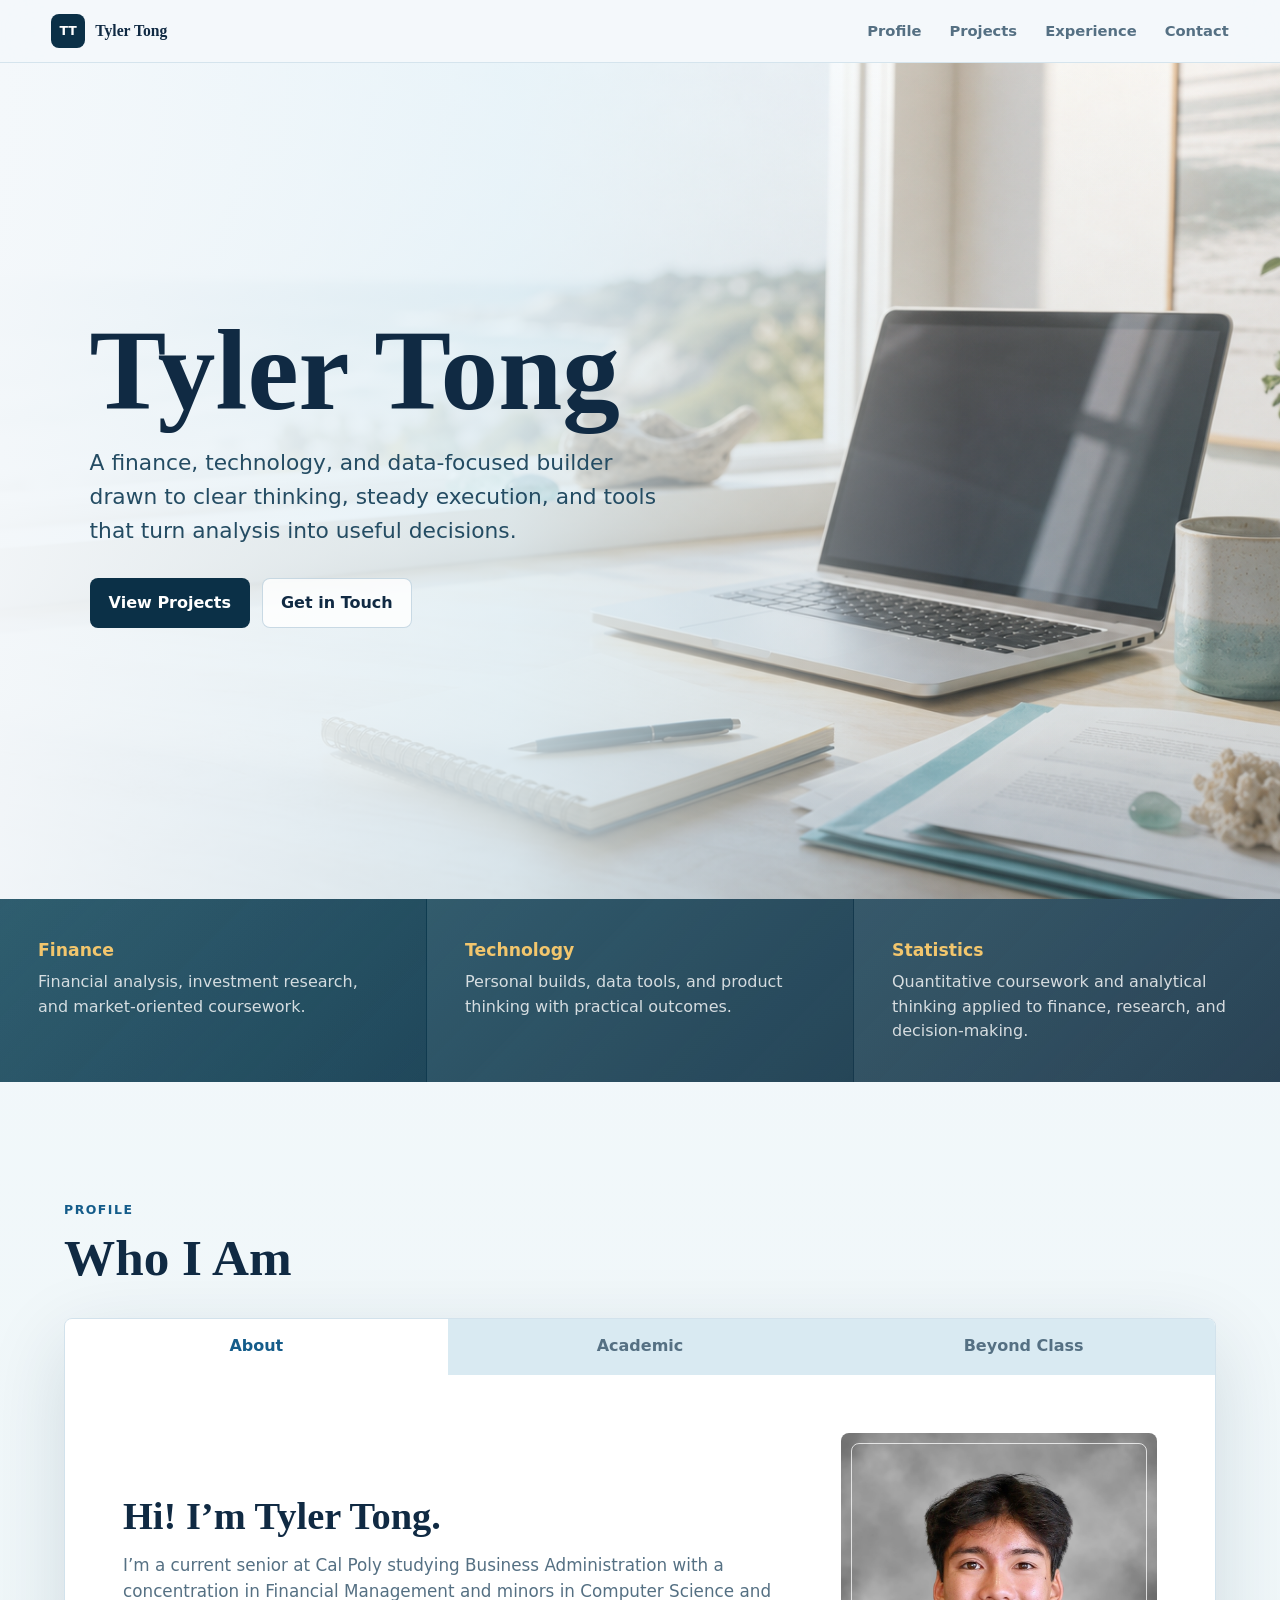
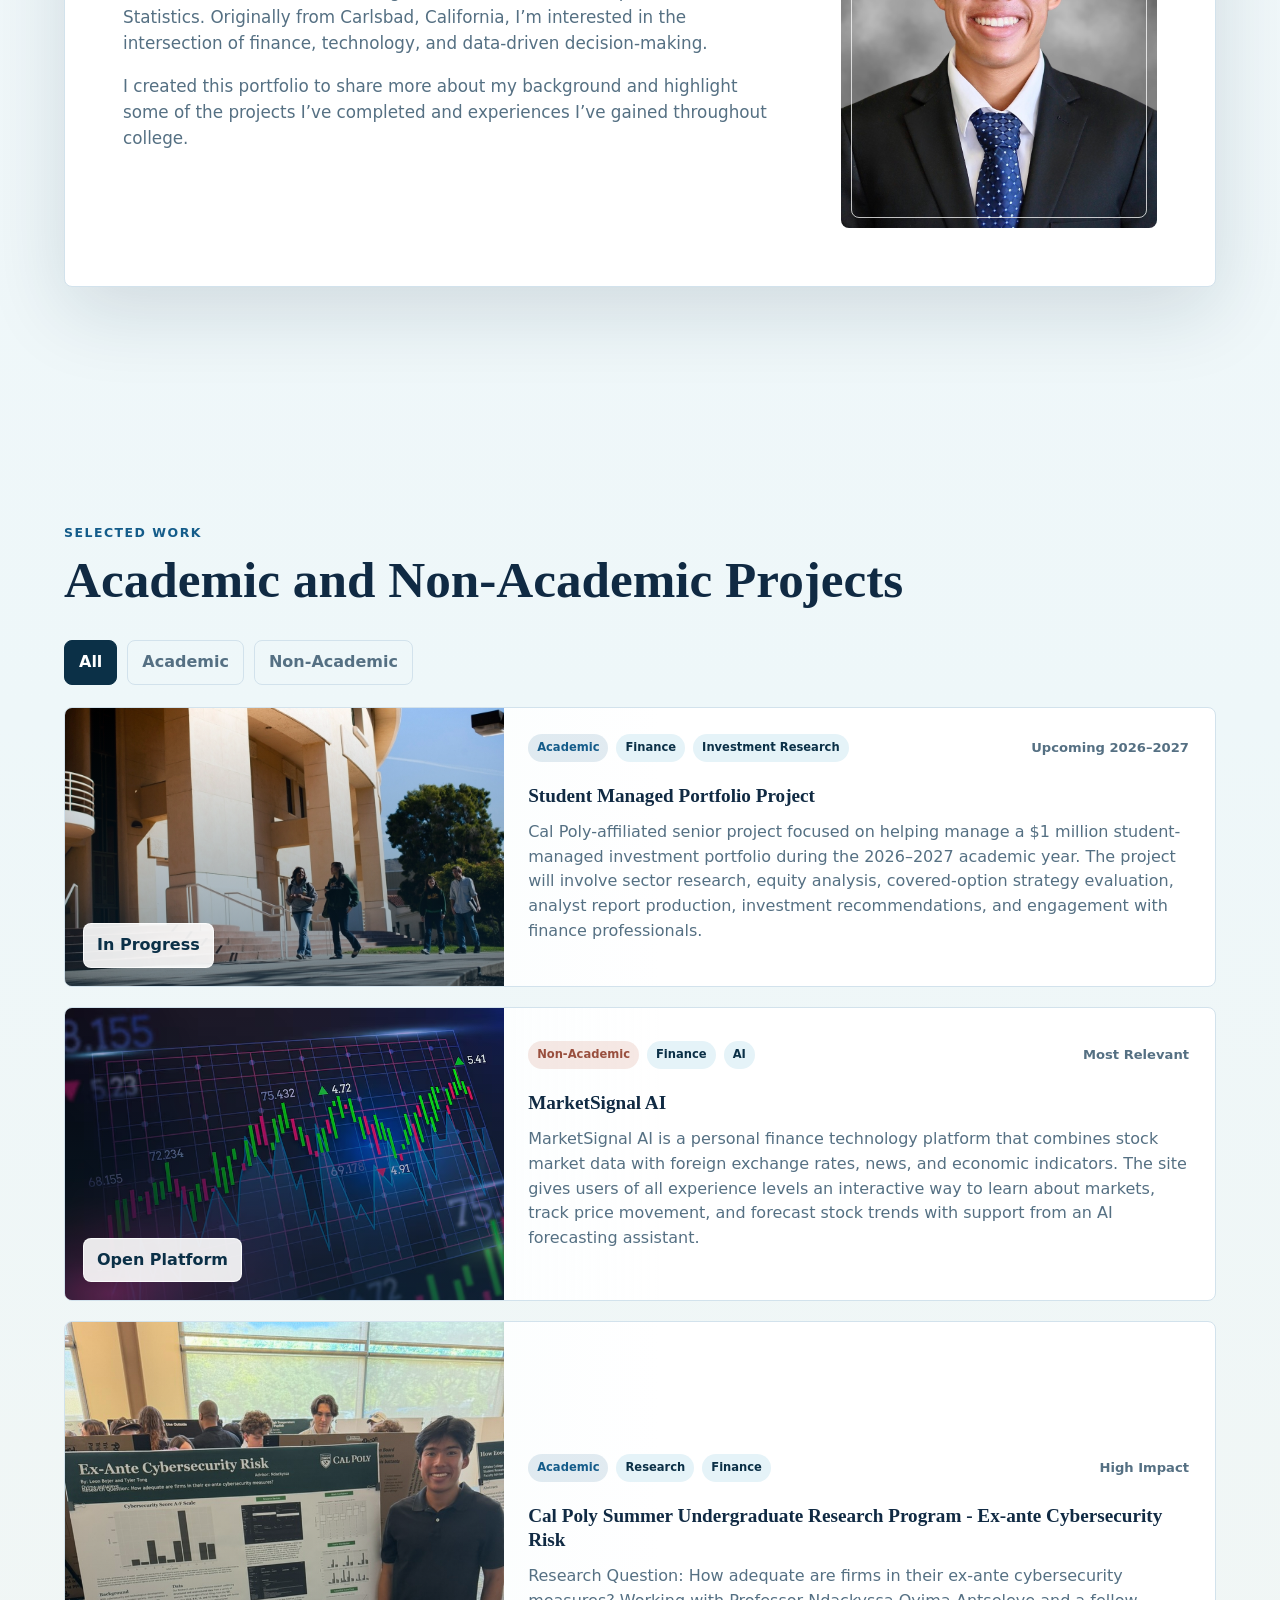
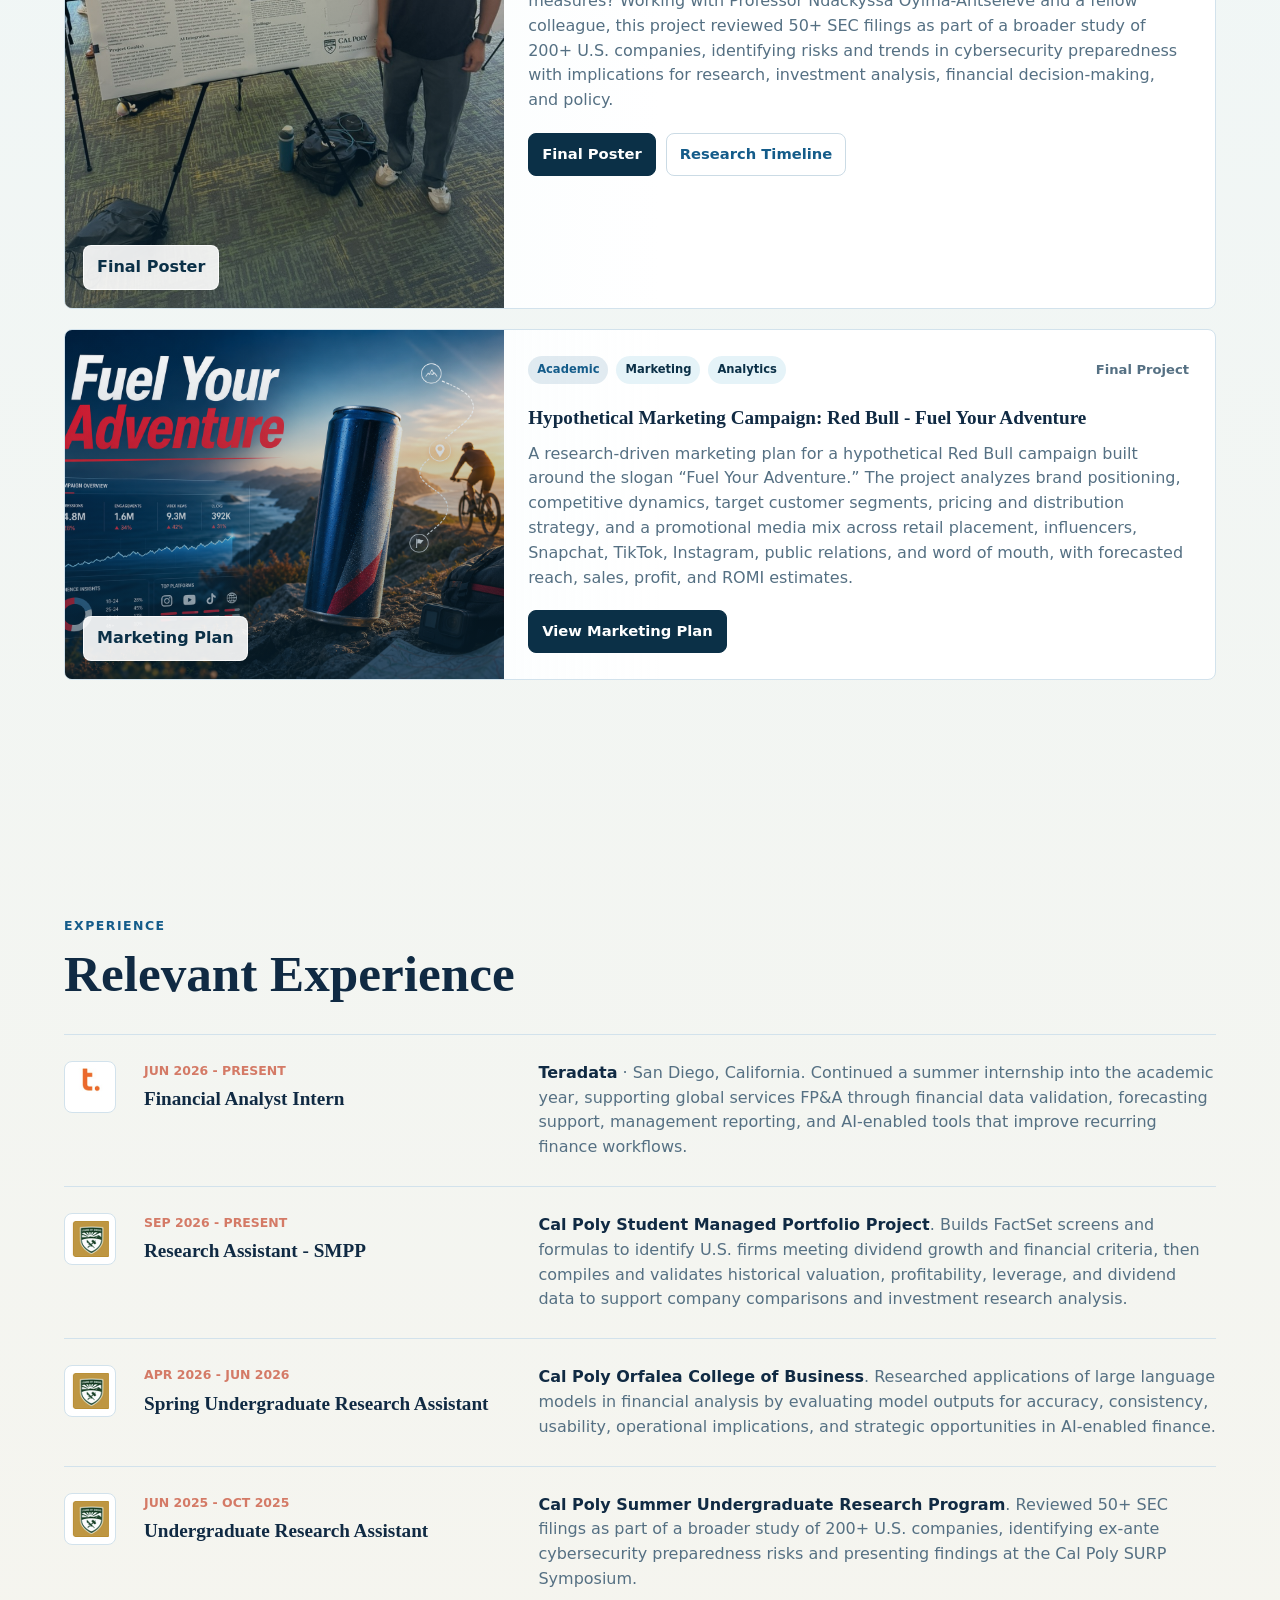
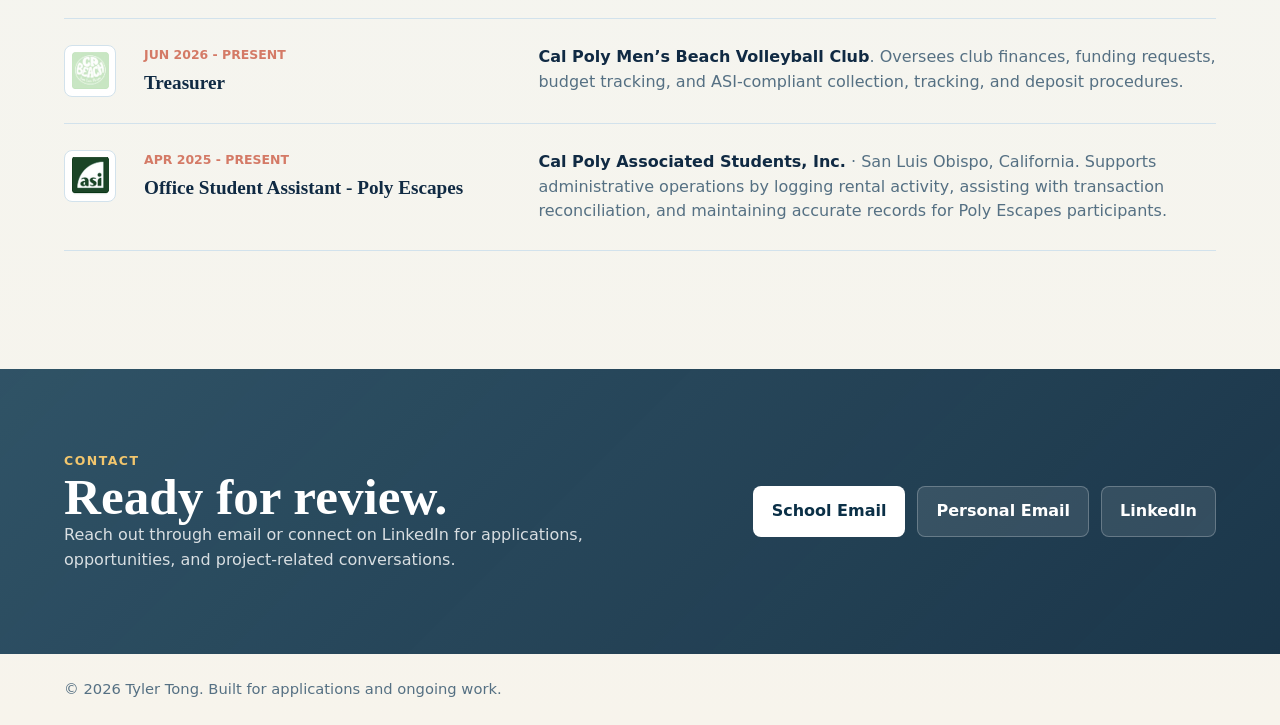
<file: index.html>
<!doctype html>
<html lang="en">
  <head>
    <meta charset="utf-8">
    <meta name="viewport" content="width=device-width, initial-scale=1">
    <meta
      name="description"
      content="Professional portfolio for Tyler Tong featuring academic work, applied projects, and selected experience."
    >
    <title>Tyler Tong | Portfolio</title>
    <link rel="stylesheet" href="styles.css">
  </head>
  <body>
    <header class="site-header">
      <a class="brand" href="#home" aria-label="Tyler Tong home">
        <span class="brand-mark">TT</span>
        <span>Tyler Tong</span>
      </a>

      <nav class="nav-links" aria-label="Primary navigation">
        <a href="#profile">Profile</a>
        <a href="#projects">Projects</a>
        <a href="#experience">Experience</a>
        <a href="#contact">Contact</a>
      </nav>
    </header>

    <main id="home">
      <section class="hero" aria-labelledby="hero-title">
        <img src="assets/hero-coastal-workspace.png" alt="" aria-hidden="true">
        <div class="hero-overlay"></div>
        <div class="hero-content">
          <h1 id="hero-title">Tyler Tong</h1>
          <p class="hero-copy">
            A finance, technology, and data-focused builder drawn to clear
            thinking, steady execution, and tools that turn analysis into useful
            decisions.
          </p>
          <div class="hero-actions" aria-label="Primary actions">
            <a class="button primary" href="#projects">View Projects</a>
            <a class="button secondary" href="#contact">Get in Touch</a>
          </div>
        </div>
      </section>

      <section class="intro-band" aria-label="Highlights">
        <div>
          <span class="metric">Finance</span>
          <p>Financial analysis, investment research, and market-oriented coursework.</p>
        </div>
        <div>
          <span class="metric">Technology</span>
          <p>Personal builds, data tools, and product thinking with practical outcomes.</p>
        </div>
        <div>
          <span class="metric">Statistics</span>
          <p>Quantitative coursework and analytical thinking applied to finance, research, and decision-making.</p>
        </div>
      </section>

      <section id="profile" class="section profile-section" aria-labelledby="profile-title">
        <div class="section-heading">
          <p class="eyebrow">Profile</p>
          <h2 id="profile-title">Who I Am</h2>
        </div>

        <div class="tab-shell">
          <div class="tabs" role="tablist" aria-label="Profile sections">
            <button class="tab-button active" type="button" role="tab" aria-selected="true" aria-controls="about-panel" id="about-tab">
              About
            </button>
            <button class="tab-button" type="button" role="tab" aria-selected="false" aria-controls="academic-panel" id="academic-tab">
              Academic
            </button>
            <button class="tab-button" type="button" role="tab" aria-selected="false" aria-controls="beyond-panel" id="beyond-tab">
              Beyond Class
            </button>
          </div>

          <article class="tab-panel active" role="tabpanel" id="about-panel" aria-labelledby="about-tab">
            <div class="about-layout">
              <div>
                <h3>Hi! I’m Tyler Tong.</h3>
                <p>
                  I’m a current senior at Cal Poly studying Business Administration
                  with a concentration in Financial Management and minors in
                  Computer Science and Statistics. Originally from Carlsbad,
                  California, I’m interested in the intersection of finance,
                  technology, and data-driven decision-making.
                </p>
                <p>
                  I created this portfolio to share more about my background and
                  highlight some of the projects I’ve completed and experiences
                  I’ve gained throughout college.
                </p>
              </div>
              <figure class="profile-photo">
                <img src="assets/tyler-suit.jpeg" alt="Tyler Tong in a suit">
              </figure>
            </div>
          </article>

          <article class="tab-panel" role="tabpanel" id="academic-panel" aria-labelledby="academic-tab" hidden>
            <h3>Academic Background</h3>
            <dl class="academic-list">
              <div>
                <dt>Major</dt>
                <dd>Business Administration</dd>
              </div>
              <div>
                <dt>Concentration</dt>
                <dd>Financial Management</dd>
              </div>
              <div>
                <dt>Minors</dt>
                <dd>Computer Science and Statistics</dd>
              </div>
              <div>
                <dt>Academic Interests</dt>
                <dd>Financial Analysis, Investment Research, Data Analytics, and Technology</dd>
              </div>
              <div>
                <dt>Relevant Coursework</dt>
                <dd>Advanced Corporate Finance, Security Analysis and Portfolio Management, Fixed Income, Applied Regression Analysis, and Data Structures</dd>
              </div>
            </dl>

            <div class="honors-grid" aria-label="Academic honors">
              <article>
                <span>Dean’s List</span>
                <p>Awarded for earning a quarterly GPA of 3.5 or higher; recognized in multiple quarters.</p>
              </article>
              <article>
                <span>President’s List</span>
                <p>Awarded for earning Dean’s List honors in all three quarters of an academic year; 2024–2025 and 2025–2026.</p>
              </article>
            </div>
          </article>

          <article class="tab-panel" role="tabpanel" id="beyond-panel" aria-labelledby="beyond-tab" hidden>
            <h3>Beyond the Classroom</h3>
            <p>
              Some of the activities and interests I enjoy outside the classroom
              include beach volleyball, volunteering, running, surfing, and
              playing guitar.
            </p>

            <div class="beyond-grid">
              <article class="beyond-card featured">
                <img src="assets/beach-volleyball.jpeg" alt="Tyler playing beach volleyball with teammates">
                <div>
                  <span class="tag applied">Leadership</span>
                  <h4>Cal Poly Men’s Beach Volleyball Club</h4>
                  <p>
                    Treasurer and active club member. This role combines team
                    leadership, organization, and a sport that has been a big part
                    of my college experience.
                  </p>
                  <a href="https://www.instagram.com/cpmensbeach?utm_source=ig_web_button_share_sheet&amp;igsh=ZDNlZDc0MzIxNw==" target="_blank" rel="noreferrer">
                    Instagram
                  </a>
                </div>
              </article>

              <article class="beyond-card logo-card">
                <div class="logo-frame">
                  <img src="assets/slo-city-logo.png" alt="SLO City Church logo">
                </div>
                <h4>SLO City Church</h4>
                <p>Volunteer supporting church activities and events.</p>
                <a href="https://slocity.church/" target="_blank" rel="noreferrer">Website</a>
              </article>

              <article class="beyond-card interests-card">
                <img src="assets/running.jpeg" alt="Tyler running outdoors">
                <h4>Outside Interests</h4>
                <p>Running, surfing, and playing guitar.</p>
                <div class="interest-icons" aria-label="Personal interests">
                  <span>Run</span>
                  <span>Surf</span>
                  <span>Guitar</span>
                </div>
              </article>
            </div>
          </article>
        </div>
      </section>

      <section id="projects" class="section projects-section" aria-labelledby="projects-title">
        <div class="section-heading">
          <p class="eyebrow">Selected Work</p>
          <h2 id="projects-title">Academic and Non-Academic Projects</h2>
        </div>

        <div class="filter-bar" aria-label="Project filters">
          <button class="filter-button active" type="button" data-filter="all">All</button>
          <button class="filter-button" type="button" data-filter="academic">Academic</button>
          <button class="filter-button" type="button" data-filter="non-academic">Non-Academic</button>
        </div>

        <div class="project-list">
          <article class="project-card" data-category="academic">
            <div class="project-media">
              <img src="assets/student-managed-portfolio.png" alt="Cal Poly campus building with students walking outside">
              <span class="status-pill" aria-label="Student Managed Portfolio Project details coming soon">In Progress</span>
            </div>
            <div class="project-content">
              <div class="card-topline">
                <div class="tag-row">
                  <span class="tag academic">Academic</span>
                  <span class="tag focus">Finance</span>
                  <span class="tag focus">Investment Research</span>
                </div>
                <span class="year">Upcoming 2026–2027</span>
              </div>
              <h3>Student Managed Portfolio Project</h3>
              <p>
                Cal Poly-affiliated senior project focused on helping manage a
                $1 million student-managed investment portfolio during the
                2026–2027 academic year. The project will involve sector
                research, equity analysis, covered-option strategy evaluation,
                analyst report production, investment recommendations, and
                engagement with finance professionals.
              </p>
            </div>
          </article>

          <article class="project-card" data-category="non-academic">
            <div class="project-media">
              <img src="assets/marketsignal-ai.png" alt="Market chart visualization for MarketSignal AI">
              <a href="https://ai-market-analytics-platform.onrender.com/#home" target="_blank" rel="noreferrer" aria-label="Open MarketSignal AI platform">Open Platform</a>
            </div>
            <div class="project-content">
              <div class="card-topline">
                <div class="tag-row">
                  <span class="tag applied">Non-Academic</span>
                  <span class="tag focus">Finance</span>
                  <span class="tag focus">AI</span>
                </div>
                <span class="year">Most Relevant</span>
              </div>
              <h3>MarketSignal AI</h3>
              <p>
                MarketSignal AI is a personal finance technology platform that
                combines stock market data with foreign exchange rates, news, and
                economic indicators. The site gives users of all experience levels
                an interactive way to learn about markets, track price movement,
                and forecast stock trends with support from an AI forecasting
                assistant.
              </p>
            </div>
          </article>

          <article class="project-card" data-category="academic">
            <div class="project-media">
              <img src="assets/surp-symposium.jpeg" alt="Tyler Tong presenting the Ex-Ante Cybersecurity Risk poster at the Cal Poly SURP Symposium">
              <a href="assets/documents/surp-final-poster.pdf" target="_blank" rel="noreferrer" aria-label="Open SURP final research poster">Final Poster</a>
            </div>
            <div class="project-content">
              <div class="card-topline">
                <div class="tag-row">
                  <span class="tag academic">Academic</span>
                  <span class="tag focus">Research</span>
                  <span class="tag focus">Finance</span>
                </div>
                <span class="year">High Impact</span>
              </div>
              <h3>Cal Poly Summer Undergraduate Research Program - Ex-ante Cybersecurity Risk</h3>
              <p>
                Research Question: How adequate are firms in their ex-ante
                cybersecurity measures? Working with Professor Ndackyssa
                Oyima-Antseleve and a fellow colleague, this project reviewed 50+
                SEC filings as part of a broader study of 200+ U.S. companies,
                identifying risks and trends in cybersecurity preparedness with
                implications for research, investment analysis, financial
                decision-making, and policy.
              </p>
              <div class="project-actions" aria-label="SURP research documents">
                <a href="assets/documents/surp-final-poster.pdf" target="_blank" rel="noreferrer">Final Poster</a>
                <a href="assets/documents/surp-timeline-presentation.pdf" target="_blank" rel="noreferrer">Research Timeline</a>
              </div>
            </div>
          </article>

          <article class="project-card" data-category="academic">
            <div class="project-media">
              <img src="assets/redbull-fuel-your-adventure.png" alt="Hypothetical Fuel Your Adventure marketing campaign visual with adventure and analytics elements">
              <a href="assets/documents/redbull-final-marketing-plan.pdf" target="_blank" rel="noreferrer" aria-label="Open Red Bull final marketing plan">Marketing Plan</a>
            </div>
            <div class="project-content">
              <div class="card-topline">
                <div class="tag-row">
                  <span class="tag academic">Academic</span>
                  <span class="tag focus">Marketing</span>
                  <span class="tag focus">Analytics</span>
                </div>
                <span class="year">Final Project</span>
              </div>
              <h3>Hypothetical Marketing Campaign: Red Bull - Fuel Your Adventure</h3>
              <p>
                A research-driven marketing plan for a hypothetical Red Bull
                campaign built around the slogan “Fuel Your Adventure.” The
                project analyzes brand positioning, competitive dynamics, target
                customer segments, pricing and distribution strategy, and a
                promotional media mix across retail placement, influencers,
                Snapchat, TikTok, Instagram, public relations, and word of mouth,
                with forecasted reach, sales, profit, and ROMI estimates.
              </p>
              <div class="project-actions" aria-label="Red Bull marketing campaign document">
                <a href="assets/documents/redbull-final-marketing-plan.pdf" target="_blank" rel="noreferrer">View Marketing Plan</a>
              </div>
            </div>
          </article>
        </div>
      </section>

      <section id="experience" class="section timeline-section" aria-labelledby="experience-title">
        <div class="section-heading">
          <p class="eyebrow">Experience</p>
          <h2 id="experience-title">Relevant Experience</h2>
        </div>

        <div class="timeline">
          <article>
            <div class="experience-logo">
              <img src="assets/teradata-logo.png" alt="Teradata logo">
            </div>
            <div class="experience-role">
              <span>Jun 2026 - Present</span>
              <h3>Financial Analyst Intern</h3>
            </div>
            <p>
              <strong>Teradata</strong> · San Diego, California. Continued a
              summer internship into the academic year, supporting global
              services FP&amp;A through financial data validation, forecasting
              support, management reporting, and AI-enabled tools that improve
              recurring finance workflows.
            </p>
          </article>
          <article>
            <div class="experience-logo">
              <img src="assets/cal-poly-ocob-logo.png" alt="Cal Poly Orfalea College of Business logo">
            </div>
            <div class="experience-role">
              <span>Sep 2026 - Present</span>
              <h3>Research Assistant - SMPP</h3>
            </div>
            <p>
              <strong>Cal Poly Student Managed Portfolio Project</strong>. Builds
              FactSet screens and formulas to identify U.S. firms meeting
              dividend growth and financial criteria, then compiles and
              validates historical valuation, profitability, leverage, and
              dividend data to support company comparisons and investment
              research analysis.
            </p>
          </article>
          <article>
            <div class="experience-logo">
              <img src="assets/cal-poly-ocob-logo.png" alt="Cal Poly Orfalea College of Business logo">
            </div>
            <div class="experience-role">
              <span>Apr 2026 - Jun 2026</span>
              <h3>Spring Undergraduate Research Assistant</h3>
            </div>
            <p>
              <strong>Cal Poly Orfalea College of Business</strong>. Researched
              applications of large language models in financial analysis by
              evaluating model outputs for accuracy, consistency, usability,
              operational implications, and strategic opportunities in
              AI-enabled finance.
            </p>
          </article>
          <article>
            <div class="experience-logo">
              <img src="assets/cal-poly-ocob-logo.png" alt="Cal Poly Orfalea College of Business logo">
            </div>
            <div class="experience-role">
              <span>Jun 2025 - Oct 2025</span>
              <h3>Undergraduate Research Assistant</h3>
            </div>
            <p>
              <strong>Cal Poly Summer Undergraduate Research Program</strong>.
              Reviewed 50+ SEC filings as part of a broader study of 200+ U.S.
              companies, identifying ex-ante cybersecurity preparedness risks
              and presenting findings at the Cal Poly SURP Symposium.
            </p>
          </article>
          <article>
            <div class="experience-logo">
              <img src="assets/beach-volleyball-logo.png" alt="Cal Poly Men's Beach Volleyball Club logo">
            </div>
            <div class="experience-role">
              <span>Jun 2026 - Present</span>
              <h3>Treasurer</h3>
            </div>
            <p>
              <strong>Cal Poly Men’s Beach Volleyball Club</strong>. Oversees
              club finances, funding requests, budget tracking, and
              ASI-compliant collection, tracking, and deposit procedures.
            </p>
          </article>
          <article>
            <div class="experience-logo">
              <img src="assets/asi-logo.png" alt="Associated Students, Inc. logo">
            </div>
            <div class="experience-role">
              <span>Apr 2025 - Present</span>
              <h3>Office Student Assistant - Poly Escapes</h3>
            </div>
            <p>
              <strong>Cal Poly Associated Students, Inc.</strong> · San Luis
              Obispo, California. Supports administrative operations by logging
              rental activity, assisting with transaction reconciliation, and
              maintaining accurate records for Poly Escapes participants.
            </p>
          </article>
        </div>
      </section>

      <section id="contact" class="contact-section" aria-labelledby="contact-title">
        <div>
          <p class="eyebrow">Contact</p>
          <h2 id="contact-title">Ready for review.</h2>
          <p>
            Reach out through email or connect on LinkedIn for applications,
            opportunities, and project-related conversations.
          </p>
        </div>
        <div class="contact-actions">
          <a class="button primary" href="mailto:tntong@calpoly.edu">School Email</a>
          <a class="button secondary" href="mailto:tytong12@gmail.com">Personal Email</a>
          <a class="button secondary" href="https://www.linkedin.com/in/tyler-tong/" target="_blank" rel="noreferrer">LinkedIn</a>
        </div>
      </section>
    </main>

    <footer class="site-footer">
      <p>&copy; <span id="year"></span> Tyler Tong. Built for applications and ongoing work.</p>
    </footer>

    <script src="script.js"></script>
  </body>
</html>
</file>
<file: styles.css>
:root {
  --ink: #102a43;
  --muted: #557083;
  --paper: #f4f8fb;
  --surface: #ffffff;
  --line: #d2e2ec;
  --green: #087f8c;
  --coral: #d47a66;
  --gold: #caa35e;
  --graphite: #0b3047;
  --aqua: #d7f0f4;
  --sand: #f0e5cf;
  --blue: #145c8a;
  --sky: #e8f5fb;
  --shadow: 0 24px 80px rgba(16, 42, 67, 0.14);
}

* {
  box-sizing: border-box;
}

html {
  scroll-behavior: smooth;
}

body {
  margin: 0;
  background:
    linear-gradient(180deg, #f4f8fb 0%, #eef7f9 42%, #f7f4ec 100%);
  color: var(--ink);
  font-family: system-ui, -apple-system, BlinkMacSystemFont, "Segoe UI", sans-serif;
  line-height: 1.55;
  font-variant-numeric: tabular-nums;
}

a {
  color: inherit;
}

.site-header {
  align-items: center;
  background: rgba(244, 248, 251, 0.92);
  border-bottom: 1px solid rgba(210, 226, 236, 0.92);
  display: flex;
  justify-content: space-between;
  left: 0;
  padding: 14px clamp(18px, 4vw, 52px);
  position: sticky;
  right: 0;
  top: 0;
  z-index: 20;
  backdrop-filter: blur(18px);
}

.brand {
  align-items: center;
  display: inline-flex;
  font-size: 0.98rem;
  font-family: Georgia, "Times New Roman", serif;
  font-weight: 700;
  gap: 10px;
  letter-spacing: 0;
  text-decoration: none;
}

.brand-mark {
  align-items: center;
  background: var(--graphite);
  border-radius: 8px;
  color: #fff;
  display: inline-flex;
  font-family: system-ui, -apple-system, BlinkMacSystemFont, "Segoe UI", sans-serif;
  font-size: 0.78rem;
  height: 34px;
  justify-content: center;
  width: 34px;
}

.nav-links {
  display: flex;
  gap: clamp(14px, 2.3vw, 28px);
}

.nav-links a {
  color: var(--muted);
  font-size: 0.92rem;
  font-weight: 800;
  text-decoration: none;
}

.nav-links a:hover {
  color: var(--ink);
}

.hero {
  display: grid;
  min-height: calc(100vh - 64px);
  overflow: hidden;
  position: relative;
}

.hero img,
.hero-overlay,
.hero-content {
  grid-area: 1 / 1;
}

.hero img {
  height: 100%;
  min-height: calc(100vh - 64px);
  object-fit: cover;
  object-position: center;
  width: 100%;
}

.hero-overlay {
  background:
    linear-gradient(90deg, rgba(244, 248, 251, 0.97) 0%, rgba(232, 245, 251, 0.82) 40%, rgba(244, 248, 251, 0.16) 75%),
    linear-gradient(0deg, rgba(11, 48, 71, 0.18), rgba(11, 48, 71, 0));
}

.hero-content {
  align-self: center;
  max-width: 760px;
  padding: clamp(74px, 9vw, 120px) clamp(22px, 7vw, 90px) clamp(82px, 11vw, 130px);
  position: relative;
  z-index: 1;
}

.eyebrow {
  color: var(--blue);
  font-size: 0.78rem;
  font-weight: 800;
  letter-spacing: 0.12em;
  margin: 0 0 12px;
  text-transform: uppercase;
}

h1,
h2,
h3,
p {
  margin-top: 0;
}

h1,
h2,
h3 {
  font-family: Georgia, "Times New Roman", serif;
  font-weight: 700;
}

h1 {
  font-size: clamp(3.8rem, 9vw, 8.8rem);
  letter-spacing: 0;
  line-height: 0.9;
  margin-bottom: 24px;
}

h2 {
  font-size: clamp(2rem, 4vw, 4rem);
  letter-spacing: 0;
  line-height: 1.02;
  margin-bottom: 0;
}

h3 {
  font-size: 1.2rem;
  line-height: 1.25;
  margin-bottom: 12px;
}

.hero-copy {
  color: #244c63;
  font-size: clamp(1.05rem, 2vw, 1.36rem);
  max-width: 650px;
}

.hero-actions,
.contact-actions {
  display: flex;
  flex-wrap: wrap;
  gap: 12px;
  margin-top: 30px;
}

.button {
  align-items: center;
  border: 1px solid transparent;
  border-radius: 8px;
  display: inline-flex;
  font-weight: 800;
  justify-content: center;
  min-height: 46px;
  padding: 12px 18px;
  text-decoration: none;
}

.button.primary {
  background: var(--graphite);
  color: #fff;
}

.button.secondary {
  background: rgba(255, 255, 255, 0.82);
  border-color: rgba(20, 92, 138, 0.22);
  color: var(--ink);
}

.intro-band {
  background:
    linear-gradient(135deg, rgba(8, 127, 140, 0.18), rgba(212, 122, 102, 0.08)),
    var(--graphite);
  color: #fff;
  display: grid;
  gap: 1px;
  grid-template-columns: repeat(3, 1fr);
}

.intro-band div {
  background:
    linear-gradient(135deg, rgba(215, 240, 244, 0.14), rgba(255, 255, 255, 0.03)),
    rgba(255, 255, 255, 0.035);
  min-height: 136px;
  padding: clamp(22px, 4vw, 38px);
}

.metric {
  color: #f2c66d;
  display: block;
  font-size: 1.08rem;
  font-weight: 800;
  margin-bottom: 6px;
}

.intro-band p {
  color: rgba(255, 255, 255, 0.8);
  margin-bottom: 0;
  max-width: 340px;
}

.section {
  padding: clamp(68px, 10vw, 118px) clamp(20px, 5vw, 72px);
}

.section-heading {
  margin: 0 auto 34px;
  max-width: 1160px;
}

.tab-shell {
  background: var(--surface);
  border: 1px solid var(--line);
  border-radius: 8px;
  box-shadow: var(--shadow);
  margin: 0 auto;
  max-width: 1160px;
  overflow: hidden;
}

.tabs {
  background: #d9eaf2;
  display: grid;
  gap: 1px;
  grid-template-columns: repeat(3, 1fr);
}

.tab-button,
.filter-button {
  appearance: none;
  background: transparent;
  border: 0;
  color: var(--muted);
  cursor: pointer;
  font: inherit;
  font-weight: 800;
}

.tab-button {
  min-height: 56px;
  padding: 14px 18px;
}

.tab-button.active {
  background: var(--surface);
  color: var(--blue);
}

.tab-panel {
  min-height: 280px;
  padding: clamp(28px, 5vw, 58px);
}

.tab-panel h3 {
  font-size: clamp(1.7rem, 3vw, 2.7rem);
  max-width: 760px;
}

.tab-panel p {
  color: var(--muted);
  font-size: 1.05rem;
  max-width: 780px;
}

.about-layout {
  align-items: center;
  display: grid;
  gap: clamp(28px, 5vw, 62px);
  grid-template-columns: minmax(0, 1.35fr) minmax(220px, 0.65fr);
}

.profile-photo {
  border-radius: 8px;
  margin: 0;
  overflow: hidden;
  position: relative;
}

.profile-photo::before {
  border: 1px solid rgba(255, 255, 255, 0.75);
  border-radius: 8px;
  content: "";
  inset: 10px;
  position: absolute;
  z-index: 1;
}

.profile-photo img {
  aspect-ratio: 4 / 5;
  display: block;
  height: 100%;
  object-fit: cover;
  object-position: center top;
  width: 100%;
}

.academic-list {
  display: grid;
  gap: 0;
  margin: 28px 0 0;
}

.academic-list div {
  border-top: 1px solid var(--line);
  display: grid;
  gap: 18px;
  grid-template-columns: 210px 1fr;
  padding: 16px 0;
}

.academic-list dt {
  color: var(--blue);
  font-size: 0.82rem;
  font-weight: 800;
  text-transform: uppercase;
}

.academic-list dd {
  color: var(--ink);
  margin: 0;
}

.honors-grid {
  display: grid;
  gap: 16px;
  grid-template-columns: repeat(2, minmax(0, 1fr));
  margin-top: 28px;
}

.honors-grid article {
  background: var(--sky);
  border: 1px solid rgba(20, 92, 138, 0.18);
  border-radius: 8px;
  padding: 18px;
}

.honors-grid span,
.beyond-card h4 {
  color: var(--ink);
  display: block;
  font-weight: 800;
}

.honors-grid p {
  font-size: 0.96rem;
  margin: 8px 0 0;
}

.beyond-grid {
  display: grid;
  gap: 18px;
  grid-template-columns: 1.35fr 0.82fr;
  margin-top: 30px;
}

.beyond-card {
  background:
    linear-gradient(180deg, rgba(215, 240, 244, 0.32), rgba(255, 255, 255, 0) 48%),
    #fff;
  border: 1px solid var(--line);
  border-radius: 8px;
  overflow: hidden;
  padding: 18px;
}

.beyond-card.featured {
  display: grid;
  gap: 22px;
  grid-row: span 2;
  grid-template-rows: minmax(260px, 1fr) auto;
  padding: 0;
}

.beyond-card.featured > div {
  padding: 0 22px 22px;
}

.beyond-card img {
  display: block;
  object-fit: cover;
  width: 100%;
}

.beyond-card.featured > img {
  aspect-ratio: 16 / 10;
  height: 100%;
}

.beyond-card h4 {
  font-size: 1.12rem;
  line-height: 1.24;
  margin: 12px 0 8px;
}

.beyond-card p {
  font-size: 0.96rem;
  margin-bottom: 14px;
}

.beyond-card a {
  color: var(--blue);
  font-weight: 800;
  text-decoration: none;
}

.logo-card {
  display: grid;
  align-content: start;
}

.logo-frame {
  align-items: center;
  aspect-ratio: 16 / 9;
  background: linear-gradient(135deg, var(--graphite), var(--blue));
  border-radius: 8px;
  display: flex;
  justify-content: center;
  padding: 20px;
}

.logo-frame img {
  height: min(130px, 75%);
  object-fit: contain;
  width: auto;
}

.interests-card > img {
  aspect-ratio: 16 / 9;
  border-radius: 8px;
  margin-bottom: 16px;
}

.interest-icons {
  display: flex;
  flex-wrap: wrap;
  gap: 8px;
}

.interest-icons span {
  background: var(--sand);
  border-radius: 999px;
  color: var(--ink);
  font-size: 0.78rem;
  font-weight: 800;
  padding: 6px 10px;
}

.compact-list {
  color: var(--ink);
  display: grid;
  gap: 10px;
  margin: 26px 0 0;
  padding-left: 20px;
}

.filter-bar {
  display: flex;
  flex-wrap: wrap;
  gap: 10px;
  margin: 0 auto 22px;
  max-width: 1160px;
}

.filter-button {
  border: 1px solid var(--line);
  border-radius: 8px;
  min-height: 40px;
  padding: 9px 14px;
}

.filter-button.active {
  background: var(--graphite);
  border-color: var(--graphite);
  color: #fff;
}

.project-list {
  display: grid;
  gap: 20px;
  margin: 0 auto;
  max-width: 1160px;
}

.project-card {
  background:
    linear-gradient(90deg, rgba(215, 240, 244, 0.28), rgba(255, 255, 255, 0) 52%),
    var(--surface);
  border: 1px solid var(--line);
  border-radius: 8px;
  display: grid;
  gap: 24px;
  grid-template-columns: minmax(260px, 0.78fr) minmax(0, 1.22fr);
  min-height: 255px;
  overflow: hidden;
  padding: 0;
  transition: transform 180ms ease, box-shadow 180ms ease;
}

.project-card:hover {
  box-shadow: 0 18px 44px rgba(16, 42, 67, 0.14);
  transform: translateY(-3px);
}

.project-card.hidden {
  display: none;
}

.project-media {
  min-height: 255px;
  position: relative;
}

.project-media img {
  display: block;
  height: 100%;
  object-fit: cover;
  width: 100%;
}

.project-media::after {
  background: linear-gradient(180deg, rgba(11, 48, 71, 0), rgba(11, 48, 71, 0.52));
  content: "";
  inset: 0;
  position: absolute;
}

.project-media a,
.status-pill {
  align-items: center;
  background: rgba(255, 255, 255, 0.9);
  border: 1px solid rgba(255, 255, 255, 0.75);
  border-radius: 8px;
  bottom: 18px;
  color: var(--graphite);
  display: inline-flex;
  font-weight: 800;
  left: 18px;
  min-height: 40px;
  padding: 9px 13px;
  position: absolute;
  text-decoration: none;
  z-index: 1;
}

.status-pill {
  cursor: default;
}

.project-content {
  align-self: center;
  padding: 26px 26px 26px 0;
}

.card-topline {
  align-items: center;
  display: flex;
  gap: 16px;
  justify-content: space-between;
  margin-bottom: 22px;
}

.tag-row {
  display: flex;
  flex-wrap: wrap;
  gap: 8px;
}

.tag {
  border-radius: 999px;
  font-size: 0.72rem;
  font-weight: 800;
  padding: 5px 9px;
}

.tag.academic {
  background: rgba(20, 92, 138, 0.12);
  color: var(--blue);
}

.tag.applied {
  background: rgba(197, 111, 90, 0.16);
  color: #994f3e;
}

.tag.focus {
  background: #e5f3f8;
  color: var(--graphite);
}

.year {
  color: var(--muted);
  font-size: 0.82rem;
  font-weight: 800;
  white-space: nowrap;
}

.project-card p {
  color: var(--muted);
  max-width: 680px;
}

.project-actions {
  display: flex;
  flex-wrap: wrap;
  gap: 10px;
  margin-top: 20px;
}

.project-actions a {
  align-items: center;
  border: 1px solid rgba(20, 92, 138, 0.22);
  border-radius: 8px;
  color: var(--blue);
  display: inline-flex;
  font-size: 0.92rem;
  font-weight: 800;
  min-height: 40px;
  padding: 9px 13px;
  text-decoration: none;
}

.project-actions a:first-child {
  background: var(--graphite);
  border-color: var(--graphite);
  color: #fff;
}

.timeline {
  display: grid;
  gap: 0;
  margin: 0 auto;
  max-width: 1160px;
}

.timeline article {
  align-items: start;
  border-top: 1px solid var(--line);
  display: grid;
  gap: 18px;
  grid-template-columns: 62px minmax(190px, 1fr) 1.8fr;
  padding: 26px 0;
}

.timeline article:last-child {
  border-bottom: 1px solid var(--line);
}

.timeline span {
  color: var(--coral);
  display: block;
  font-size: 0.78rem;
  font-weight: 800;
  margin-bottom: 7px;
  text-transform: uppercase;
}

.timeline p {
  color: var(--muted);
  margin-bottom: 0;
}

.experience-logo {
  align-items: center;
  background: var(--surface);
  border: 1px solid var(--line);
  border-radius: 8px;
  display: inline-flex;
  height: 52px;
  justify-content: center;
  overflow: hidden;
  width: 52px;
}

.experience-logo img {
  display: block;
  height: 100%;
  object-fit: contain;
  width: 100%;
}

.experience-role h3 {
  margin-bottom: 0;
}

.timeline strong {
  color: var(--ink);
}

.contact-section {
  align-items: center;
  background:
    linear-gradient(135deg, rgba(215, 240, 244, 0.18), rgba(212, 122, 102, 0.08)),
    var(--graphite);
  color: #fff;
  display: grid;
  gap: 30px;
  grid-template-columns: 1.2fr 1fr;
  padding: clamp(48px, 7vw, 82px) clamp(20px, 5vw, 72px);
}

.contact-section > div {
  max-width: 760px;
}

.contact-section .eyebrow {
  color: #f2c66d;
}

.contact-section p {
  color: rgba(255, 255, 255, 0.82);
  margin-bottom: 0;
}

.contact-actions {
  justify-content: flex-end;
  margin-top: 0;
}

.contact-section .button.secondary {
  background: rgba(255, 255, 255, 0.1);
  border-color: rgba(255, 255, 255, 0.24);
  color: #fff;
}

.contact-section .button.primary {
  background: #fff;
  color: var(--graphite);
}

.site-footer {
  color: var(--muted);
  font-size: 0.92rem;
  padding: 24px clamp(20px, 5vw, 72px);
}

.site-footer p {
  margin: 0;
}

@media (max-width: 980px) {
  .about-layout,
  .beyond-grid,
  .project-card {
    grid-template-columns: 1fr;
  }

  .project-content {
    padding: 0 22px 24px;
  }

  .project-media {
    min-height: 230px;
  }

  .profile-photo {
    max-width: 420px;
  }

  .contact-section {
    grid-template-columns: 1fr;
  }

  .timeline article {
    grid-template-columns: 54px 1fr;
  }

  .timeline article p {
    grid-column: 1 / -1;
  }

  .contact-actions {
    justify-content: flex-start;
  }
}

@media (max-width: 720px) {
  .site-header {
    align-items: flex-start;
    flex-direction: column;
    gap: 12px;
  }

  .nav-links {
    flex-wrap: wrap;
  }

  .hero,
  .hero img {
    min-height: 760px;
  }

  .hero-overlay {
    background: linear-gradient(180deg, rgba(244, 248, 251, 0.97) 0%, rgba(232, 245, 251, 0.82) 58%, rgba(244, 248, 251, 0.32) 100%);
  }

  .hero-content {
    align-self: start;
    padding-top: 70px;
  }

  .intro-band,
  .tabs,
  .academic-list div,
  .honors-grid {
    grid-template-columns: 1fr;
  }

  .tab-button {
    text-align: left;
  }

  .project-card {
    min-height: 260px;
  }

  .card-topline {
    align-items: flex-start;
    flex-direction: column;
    gap: 10px;
  }
}

@media (max-width: 430px) {
  .nav-links {
    gap: 10px 14px;
  }

  .nav-links a {
    font-size: 0.86rem;
  }

  h1 {
    font-size: 3.15rem;
  }

  .button {
    width: 100%;
  }

  .timeline article {
    gap: 8px;
  }
}
</file>
